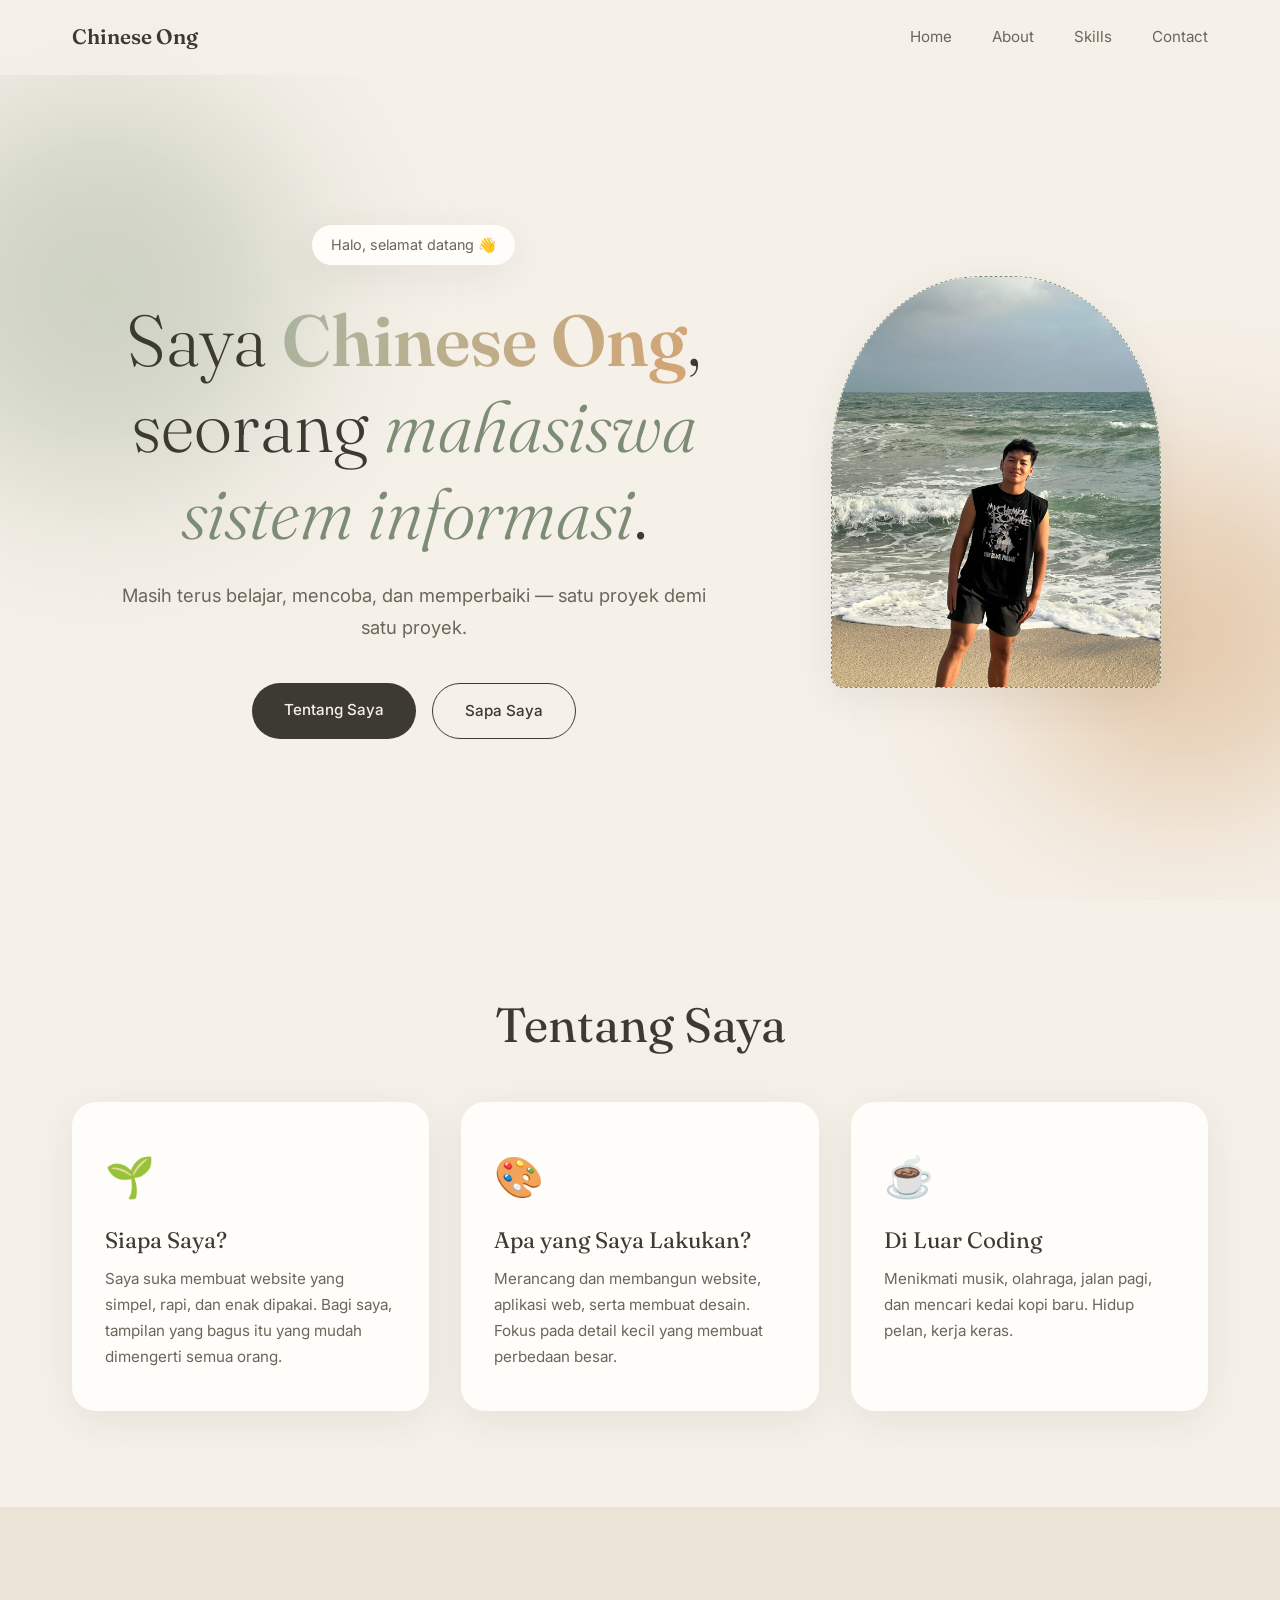
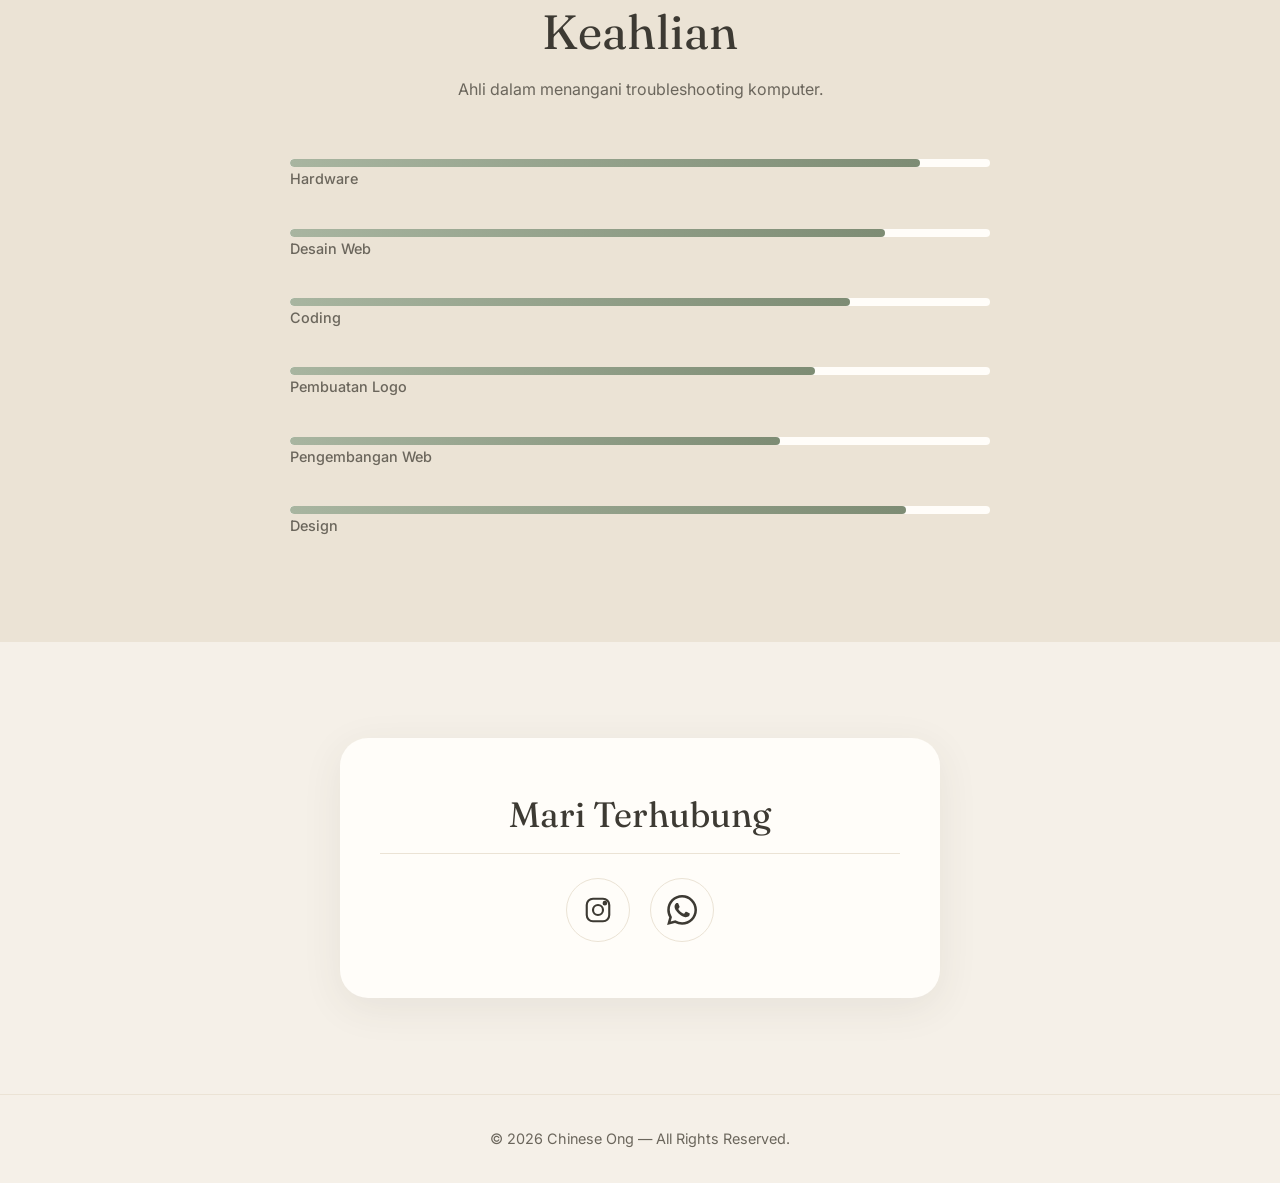
<file: index.html>
<!DOCTYPE html>
<html lang="id">
<head>
  <meta charset="UTF-8" />
  <meta name="viewport" content="width=device-width, initial-scale=1.0" />
  <title>Chinese Ong — Portfolio</title>
  <link rel="stylesheet" href="style.css" />
  <link rel="preconnect" href="https://fonts.googleapis.com">
  <link rel="preconnect" href="https://fonts.gstatic.com" crossorigin>
  <link href="https://fonts.googleapis.com/css2?family=Fraunces:ital,wght@0,300;0,400;0,600;1,400&family=Inter:wght@300;400;500;600&display=swap" rel="stylesheet">
</head>
<body>

  <!-- NAVBAR -->
  <nav class="navbar">
    <div class="nav-container">
      <a href="#home" class="logo">Chinese Ong</a>
      <ul class="nav-links">
        <li><a href="#home">Home</a></li>
        <li><a href="#about">About</a></li>
        <li><a href="#skills">Skills</a></li>
        <li><a href="#contact">Contact</a></li>
      </ul>
    </div>
  </nav>

  <!-- HERO -->
  <section id="home" class="hero">
    <div class="hero-layout">
      <div class="hero-content fade-in">
        <span class="greeting">Halo, selamat datang 👋</span>
        <h1 class="hero-title">
          Saya <span class="highlight">Chinese Ong</span>,<br />
          seorang <em>mahasiswa sistem informasi</em>.
        </h1>
        <p class="hero-desc">
          Masih terus belajar, mencoba, dan memperbaiki — satu proyek demi satu proyek.
        </p>
        <div class="hero-buttons">
          <a href="#about" class="btn btn-primary">Tentang Saya</a>
          <a href="#contact" class="btn btn-secondary">Sapa Saya</a>
        </div>
      </div>

      <div class="profile-photo-space fade-in">
        <img src="foto ong.jpeg" alt="Foto Chinese Ong" />
        <span>Tambahkan foto Anda</span>
      </div>
    </div>

    <!-- dekorasi -->
    <div class="blob blob-1"></div>
    <div class="blob blob-2"></div>
  </section>

  <!-- ABOUT -->
  <section id="about" class="section about">
    <div class="container">
      <h2 class="section-title">Tentang Saya</h2>
      <div class="about-grid">
        <div class="about-card fade-in">
          <div class="about-icon">🌱</div>
          <h3>Siapa Saya?</h3>
          <p>
            Saya suka membuat website yang simpel, rapi, dan enak dipakai.
            Bagi saya, tampilan yang bagus itu yang mudah dimengerti semua orang.
          </p>
        </div>
        <div class="about-card fade-in">
          <div class="about-icon">🎨</div>
          <h3>Apa yang Saya Lakukan?</h3>
          <p>
            Merancang dan membangun website, aplikasi web, serta membuat desain. 
            Fokus pada detail kecil yang membuat perbedaan besar.
          </p>
        </div>
        <div class="about-card fade-in">
          <div class="about-icon">☕</div>
          <h3>Di Luar Coding</h3>
          <p>
            Menikmati musik, olahraga, jalan pagi, dan mencari
            kedai kopi baru. Hidup pelan, kerja keras.
          </p>
        </div>
      </div>
    </div>
  </section>

  <!-- SKILLS -->
  <section id="skills" class="section skills">
    <div class="container">
      <h2 class="section-title">Keahlian</h2>
      <p class="section-sub">Ahli dalam menangani troubleshooting komputer.</p>

      <div class="skills-grid">
        <div class="skill-item fade-in">
          <div class="skill-bar"><span style="width: 90%"></span></div>
          <p>Hardware</p>
        </div>
        <div class="skill-item fade-in">
          <div class="skill-bar"><span style="width: 85%"></span></div>
          <p>Desain Web</p>
        </div>
        <div class="skill-item fade-in">
          <div class="skill-bar"><span style="width: 80%"></span></div>
          <p>Coding</p>
        </div>
        <div class="skill-item fade-in">
          <div class="skill-bar"><span style="width: 75%"></span></div>
          <p>Pembuatan Logo</p>
        </div>
        <div class="skill-item fade-in">
          <div class="skill-bar"><span style="width: 70%"></span></div>
          <p>Pengembangan Web</p>
        </div>
        <div class="skill-item fade-in">
          <div class="skill-bar"><span style="width: 88%"></span></div>
          <p>Design</p>
        </div>
      </div>
    </div>
  </section>

  <!-- CONTACT -->
  <section id="contact" class="section contact">
    <div class="container">
      <div class="contact-box fade-in">
        <h2>Mari Terhubung</h2>
        <div class="socials">
          <a href="https://www.instagram.com/cstle_.y?stkn=dGp2Nnl3MDZmcW9p" target="_blank" rel="noopener noreferrer" aria-label="Instagram">
            <svg viewBox="0 0 24 24" aria-hidden="true" focusable="false">
              <rect x="3" y="3" width="18" height="18" rx="5"></rect>
              <circle cx="12" cy="12" r="4"></circle>
              <circle cx="17.5" cy="6.5" r="1"></circle>
            </svg>
          </a>
          <a href="https://wa.me/qr/317QENX5S2CJI1" target="_blank" rel="noopener noreferrer" aria-label="WhatsApp">
            <svg viewBox="0 0 24 24" aria-hidden="true" focusable="false">
              <path d="M20.5 3.5A11.8 11.8 0 0 0 12.08 0C5.52 0 .18 5.34.18 11.9c0 2.1.55 4.15 1.6 5.96L.08 24l6.28-1.65a11.9 11.9 0 0 0 5.72 1.46h.01c6.56 0 11.9-5.34 11.9-11.9 0-3.18-1.24-6.17-3.49-8.41Zm-8.41 18.3h-.01a9.86 9.86 0 0 1-5.03-1.38l-.36-.21-3.73.98 1-3.64-.23-.37a9.87 9.87 0 0 1-1.51-5.28C2.22 6.45 6.64 2.03 12.08 2.03c2.64 0 5.12 1.03 6.99 2.9a9.82 9.82 0 0 1 2.89 7c0 5.44-4.43 9.87-9.87 9.87Zm5.42-7.39c-.3-.15-1.78-.88-2.05-.98-.28-.1-.47-.15-.67.15-.2.3-.77.98-.94 1.18-.17.2-.35.23-.65.08-.3-.15-1.25-.46-2.38-1.47-.88-.78-1.47-1.74-1.64-2.04-.17-.3-.02-.46.13-.61.13-.13.3-.35.45-.53.15-.18.2-.3.3-.5.1-.2.05-.38-.03-.53-.08-.15-.67-1.63-.92-2.23-.24-.58-.49-.5-.67-.51h-.57c-.2 0-.52.08-.79.38-.27.3-1.04 1.02-1.04 2.5s1.07 2.91 1.22 3.11c.15.2 2.1 3.2 5.09 4.49.71.31 1.27.49 1.7.63.72.23 1.38.2 1.9.12.58-.09 1.78-.73 2.03-1.43.25-.7.25-1.3.18-1.43-.08-.13-.28-.2-.58-.35Z"></path>
            </svg>
          </a>
        </div>
      </div>
    </div>
  </section>

  <!-- FOOTER -->
  <footer class="footer">
    <p>© 2026 Chinese Ong — All Rights Reserved.</p>
  </footer>

  <script src="script.js"></script>
</body>
</html>
</file>
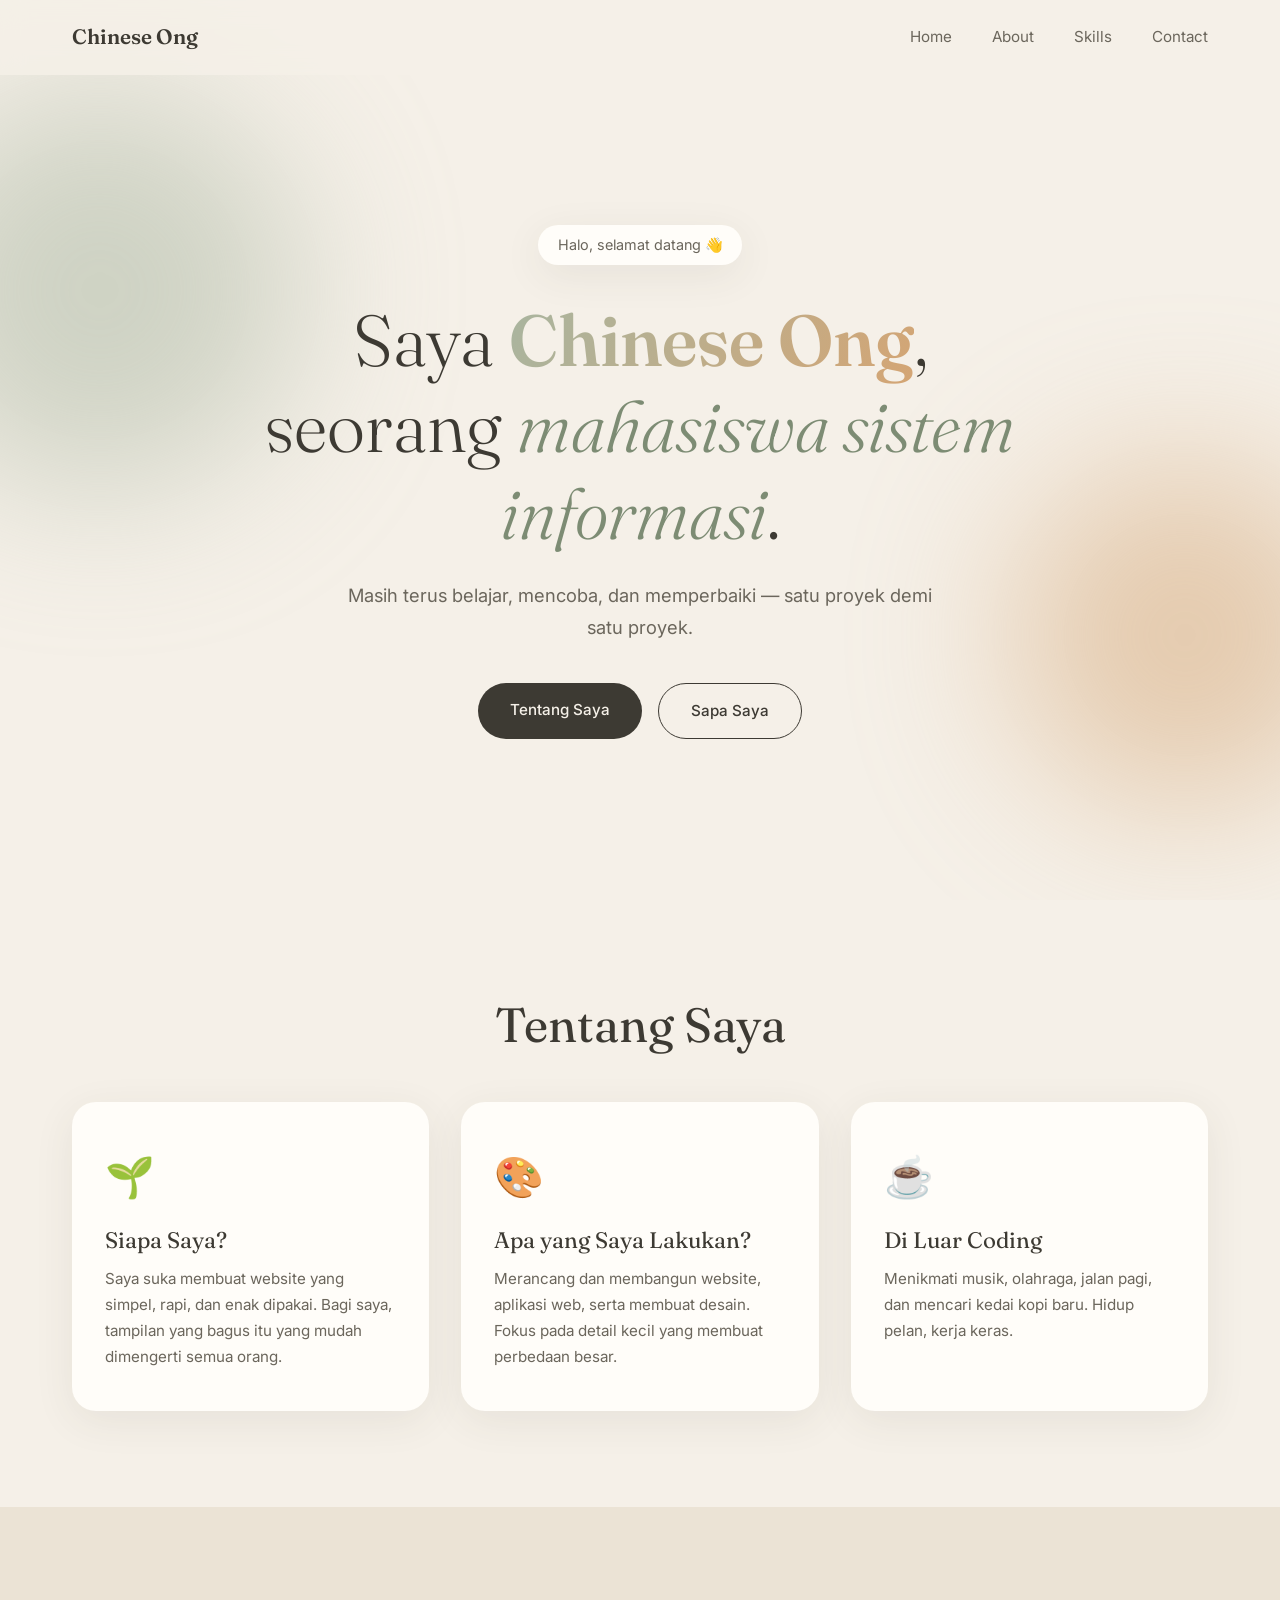
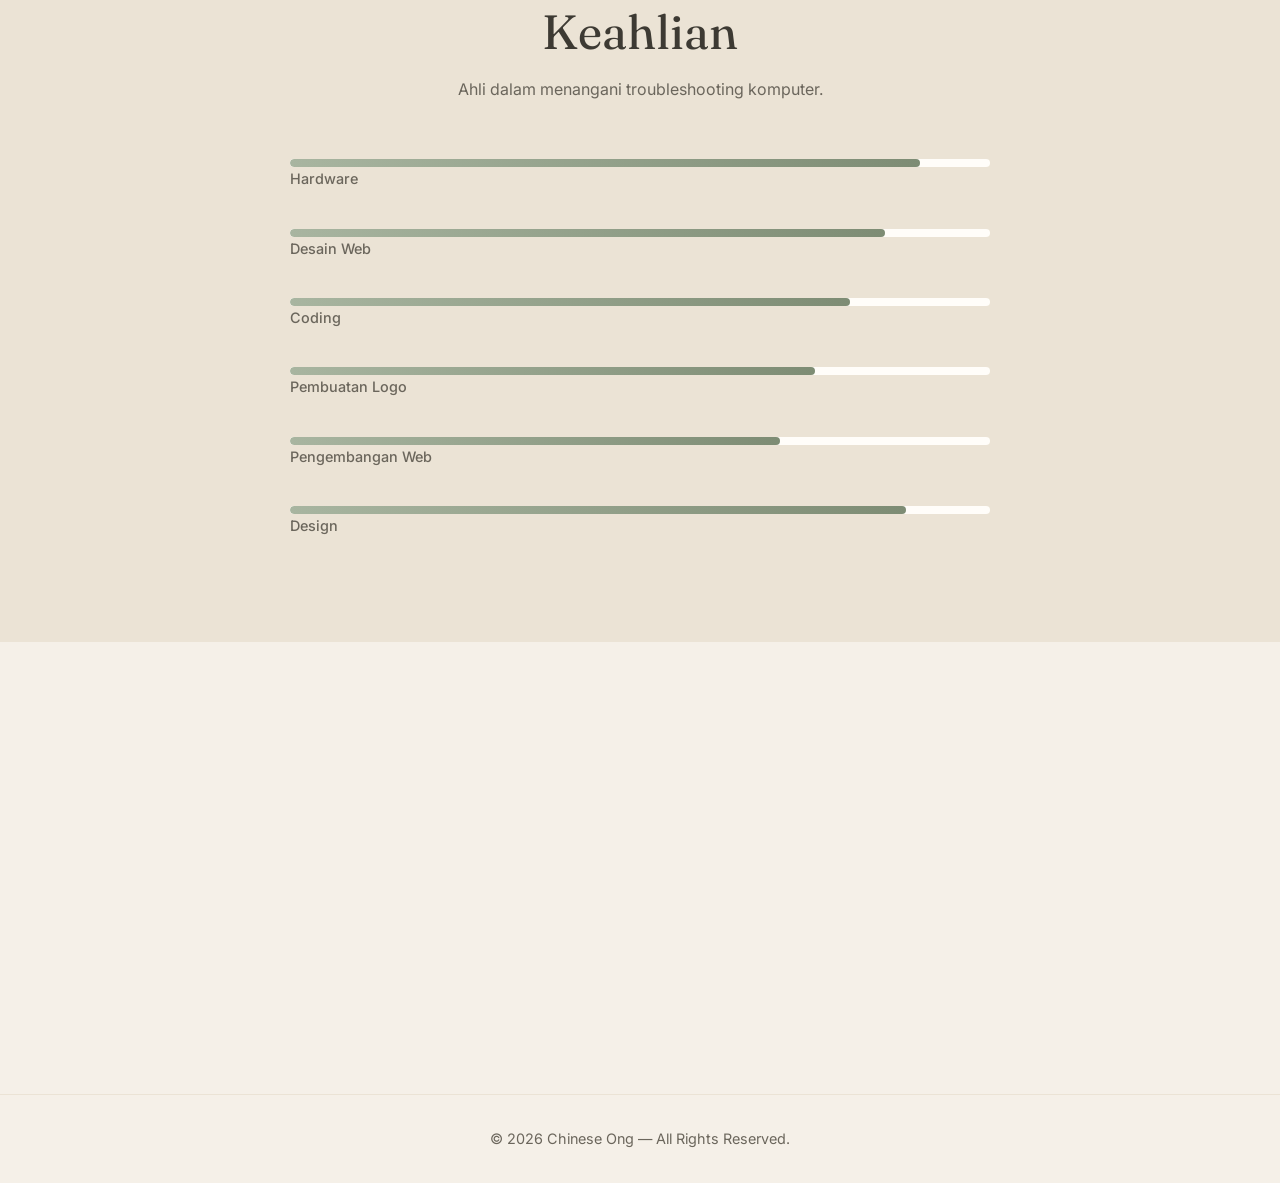
<file: website porto ong/index.html>
<!DOCTYPE html>
<html lang="id">
<head>
  <meta charset="UTF-8" />
  <meta name="viewport" content="width=device-width, initial-scale=1.0" />
  <title>Chinese Ong — Portfolio</title>
  <link rel="stylesheet" href="style.css" />
  <link rel="preconnect" href="https://fonts.googleapis.com">
  <link rel="preconnect" href="https://fonts.gstatic.com" crossorigin>
  <link href="https://fonts.googleapis.com/css2?family=Fraunces:ital,wght@0,300;0,400;0,600;1,400&family=Inter:wght@300;400;500;600&display=swap" rel="stylesheet">
</head>
<body>

  <!-- NAVBAR -->
  <nav class="navbar">
    <div class="nav-container">
      <a href="#home" class="logo">Chinese Ong</a>
      <ul class="nav-links">
        <li><a href="#home">Home</a></li>
        <li><a href="#about">About</a></li>
        <li><a href="#skills">Skills</a></li>
        <li><a href="#contact">Contact</a></li>
      </ul>
    </div>
  </nav>

  <!-- HERO -->
  <section id="home" class="hero">
    <div class="hero-content fade-in">
      <span class="greeting">Halo, selamat datang 👋</span>
      <h1 class="hero-title">
        Saya <span class="highlight">Chinese Ong</span>,<br />
        seorang <em>mahasiswa sistem informasi</em>.
      </h1>
      <p class="hero-desc">
        Masih terus belajar, mencoba, dan memperbaiki — satu proyek demi satu proyek.
      </p>
      <div class="hero-buttons">
        <a href="#about" class="btn btn-primary">Tentang Saya</a>
        <a href="#contact" class="btn btn-secondary">Sapa Saya</a>
      </div>
    </div>

    <!-- dekorasi -->
    <div class="blob blob-1"></div>
    <div class="blob blob-2"></div>
  </section>

  <!-- ABOUT -->
  <section id="about" class="section about">
    <div class="container">
      <h2 class="section-title">Tentang Saya</h2>
      <div class="about-grid">
        <div class="about-card fade-in">
          <div class="about-icon">🌱</div>
          <h3>Siapa Saya?</h3>
          <p>
            Saya suka membuat website yang simpel, rapi, dan enak dipakai.
            Bagi saya, tampilan yang bagus itu yang mudah dimengerti semua orang.
          </p>
        </div>
        <div class="about-card fade-in">
          <div class="about-icon">🎨</div>
          <h3>Apa yang Saya Lakukan?</h3>
          <p>
            Merancang dan membangun website, aplikasi web, serta membuat desain. 
            Fokus pada detail kecil yang membuat perbedaan besar.
          </p>
        </div>
        <div class="about-card fade-in">
          <div class="about-icon">☕</div>
          <h3>Di Luar Coding</h3>
          <p>
            Menikmati musik, olahraga, jalan pagi, dan mencari
            kedai kopi baru. Hidup pelan, kerja keras.
          </p>
        </div>
      </div>
    </div>
  </section>

  <!-- SKILLS -->
  <section id="skills" class="section skills">
    <div class="container">
      <h2 class="section-title">Keahlian</h2>
      <p class="section-sub">Ahli dalam menangani troubleshooting komputer.</p>

      <div class="skills-grid">
        <div class="skill-item fade-in">
          <div class="skill-bar"><span style="width: 90%"></span></div>
          <p>Hardware</p>
        </div>
        <div class="skill-item fade-in">
          <div class="skill-bar"><span style="width: 85%"></span></div>
          <p>Desain Web</p>
        </div>
        <div class="skill-item fade-in">
          <div class="skill-bar"><span style="width: 80%"></span></div>
          <p>Coding</p>
        </div>
        <div class="skill-item fade-in">
          <div class="skill-bar"><span style="width: 75%"></span></div>
          <p>Pembuatan Logo</p>
        </div>
        <div class="skill-item fade-in">
          <div class="skill-bar"><span style="width: 70%"></span></div>
          <p>Pengembangan Web</p>
        </div>
        <div class="skill-item fade-in">
          <div class="skill-bar"><span style="width: 88%"></span></div>
          <p>Design</p>
        </div>
      </div>
    </div>
  </section>

  <!-- CONTACT -->
  <section id="contact" class="section contact">
    <div class="container">
      <div class="contact-box fade-in">
        <h2>Mari Terhubung</h2>
        <div class="socials">
          <a href="https://www.instagram.com/cstle_.y?stkn=dGp2Nnl3MDZmcW9p" target="_blank" rel="noopener noreferrer" aria-label="Instagram">
            <svg viewBox="0 0 24 24" aria-hidden="true" focusable="false">
              <rect x="3" y="3" width="18" height="18" rx="5"></rect>
              <circle cx="12" cy="12" r="4"></circle>
              <circle cx="17.5" cy="6.5" r="1"></circle>
            </svg>
          </a>
          <a href="https://wa.me/qr/317QENX5S2CJI1" target="_blank" rel="noopener noreferrer" aria-label="WhatsApp">
            <svg viewBox="0 0 24 24" aria-hidden="true" focusable="false">
              <path d="M20.5 3.5A11.8 11.8 0 0 0 12.08 0C5.52 0 .18 5.34.18 11.9c0 2.1.55 4.15 1.6 5.96L.08 24l6.28-1.65a11.9 11.9 0 0 0 5.72 1.46h.01c6.56 0 11.9-5.34 11.9-11.9 0-3.18-1.24-6.17-3.49-8.41Zm-8.41 18.3h-.01a9.86 9.86 0 0 1-5.03-1.38l-.36-.21-3.73.98 1-3.64-.23-.37a9.87 9.87 0 0 1-1.51-5.28C2.22 6.45 6.64 2.03 12.08 2.03c2.64 0 5.12 1.03 6.99 2.9a9.82 9.82 0 0 1 2.89 7c0 5.44-4.43 9.87-9.87 9.87Zm5.42-7.39c-.3-.15-1.78-.88-2.05-.98-.28-.1-.47-.15-.67.15-.2.3-.77.98-.94 1.18-.17.2-.35.23-.65.08-.3-.15-1.25-.46-2.38-1.47-.88-.78-1.47-1.74-1.64-2.04-.17-.3-.02-.46.13-.61.13-.13.3-.35.45-.53.15-.18.2-.3.3-.5.1-.2.05-.38-.03-.53-.08-.15-.67-1.63-.92-2.23-.24-.58-.49-.5-.67-.51h-.57c-.2 0-.52.08-.79.38-.27.3-1.04 1.02-1.04 2.5s1.07 2.91 1.22 3.11c.15.2 2.1 3.2 5.09 4.49.71.31 1.27.49 1.7.63.72.23 1.38.2 1.9.12.58-.09 1.78-.73 2.03-1.43.25-.7.25-1.3.18-1.43-.08-.13-.28-.2-.58-.35Z"></path>
            </svg>
          </a>
        </div>
      </div>
    </div>
  </section>

  <!-- FOOTER -->
  <footer class="footer">
    <p>© 2026 Chinese Ong — All Rights Reserved.</p>
  </footer>

  <script src="script.js"></script>
</body>
</html>
</file>
<file: style.css>
/* ===== RESET & BASE ===== */
* {
  margin: 0;
  padding: 0;
  box-sizing: border-box;
}

:root {
  --cream: #f5f0e8;
  --cream-dark: #ebe3d5;
  --sage: #a8b5a0;
  --sage-dark: #7d8c74;
  --terracotta: #d4a574;
  --lavender: #b8a5c9;
  --rose: #e8b4b8;
  --text: #3d3a33;
  --text-soft: #6b665c;
  --white: #fffdf9;
  --shadow: 0 10px 40px rgba(61, 58, 51, 0.08);
  --shadow-hover: 0 20px 60px rgba(61, 58, 51, 0.15);
}

html {
  scroll-behavior: smooth;
}

body {
  font-family: 'Inter', sans-serif;
  background: var(--cream);
  color: var(--text);
  line-height: 1.7;
  overflow-x: hidden;
}

h1, h2, h3 {
  font-family: 'Fraunces', serif;
  font-weight: 400;
  line-height: 1.2;
  color: var(--text);
}

a {
  text-decoration: none;
  color: inherit;
}

.container {
  max-width: 1200px;
  margin: 0 auto;
  padding: 0 2rem;
}

/* ===== NAVBAR ===== */
.navbar {
  position: fixed;
  top: 0;
  left: 0;
  width: 100%;
  padding: 1.2rem 0;
  background: rgba(245, 240, 232, 0.85);
  backdrop-filter: blur(12px);
  -webkit-backdrop-filter: blur(12px);
  z-index: 100;
  transition: all 0.4s ease;
  border-bottom: 1px solid transparent;
}

.navbar.scrolled {
  padding: 0.8rem 0;
  border-bottom-color: var(--cream-dark);
}

.nav-container {
  max-width: 1200px;
  margin: 0 auto;
  padding: 0 2rem;
  display: flex;
  justify-content: space-between;
  align-items: center;
}

.logo {
  font-family: 'Fraunces', serif;
  font-size: 1.3rem;
  font-weight: 600;
  color: var(--text);
  transition: transform 0.3s ease;
}

.logo:hover {
  transform: translateY(-2px);
}

.nav-links {
  display: flex;
  list-style: none;
  gap: 2.5rem;
}

.nav-links a {
  font-size: 0.95rem;
  color: var(--text-soft);
  position: relative;
  transition: color 0.3s ease;
}

.nav-links a::after {
  content: '';
  position: absolute;
  bottom: -4px;
  left: 0;
  width: 0;
  height: 2px;
  background: var(--sage-dark);
  transition: width 0.3s ease;
}

.nav-links a:hover {
  color: var(--text);
}

.nav-links a:hover::after {
  width: 100%;
}

/* ===== HERO ===== */
.hero {
  min-height: 100vh;
  display: flex;
  align-items: center;
  justify-content: center;
  padding: 8rem 2rem 4rem;
  position: relative;
  overflow: hidden;
}

.hero-content {
  max-width: 900px;
  text-align: center;
  position: relative;
  z-index: 2;
}

.hero-layout {
  width: min(1100px, 100%);
  display: grid;
  grid-template-columns: minmax(0, 1.25fr) minmax(260px, 0.75fr);
  align-items: center;
  gap: 4rem;
  position: relative;
  z-index: 2;
}

.profile-photo-space {
  aspect-ratio: 4 / 5;
  max-width: 330px;
  width: 100%;
  justify-self: center;
  display: grid;
  place-items: center;
  position: relative;
  overflow: hidden;
  border: 1px dashed var(--sage-dark);
  border-radius: 45% 45% 12px 12px;
  background: rgba(255, 253, 249, 0.55);
  box-shadow: var(--shadow);
}

.profile-photo-space::before {
  content: '';
  position: absolute;
  inset: 12px;
  border: 1px solid rgba(125, 140, 116, 0.35);
  border-radius: 40% 40% 8px 8px;
}

.profile-photo-space img {
  width: 100%;
  height: 100%;
  object-fit: cover;
  position: relative;
  z-index: 1;
}

.profile-photo-space span {
  position: absolute;
  z-index: 0;
  color: var(--text-soft);
  font-size: 0.9rem;
}

.profile-photo-space img[src='foto-saya.jpg'] {
  color: transparent;
}

.greeting {
  display: inline-block;
  padding: 0.5rem 1.2rem;
  background: var(--white);
  border-radius: 50px;
  font-size: 0.9rem;
  color: var(--text-soft);
  margin-bottom: 2rem;
  box-shadow: var(--shadow);
}

.hero-title {
  font-size: clamp(2.5rem, 6vw, 4.5rem);
  margin-bottom: 1.5rem;
  font-weight: 300;
}

.hero-title em {
  font-style: italic;
  color: var(--sage-dark);
}

.highlight {
  background: linear-gradient(120deg, var(--sage) 0%, var(--terracotta) 100%);
  -webkit-background-clip: text;
  background-clip: text;
  -webkit-text-fill-color: transparent;
  font-weight: 600;
}

.hero-desc {
  font-size: 1.15rem;
  color: var(--text-soft);
  max-width: 600px;
  margin: 0 auto 2.5rem;
}

.hero-buttons {
  display: flex;
  gap: 1rem;
  justify-content: center;
  flex-wrap: wrap;
}

.btn {
  padding: 0.9rem 2rem;
  border-radius: 50px;
  font-size: 0.95rem;
  font-weight: 500;
  cursor: pointer;
  border: none;
  transition: all 0.3s ease;
  display: inline-block;
}

.btn-primary {
  background: var(--text);
  color: var(--cream);
}

.btn-primary:hover {
  background: var(--sage-dark);
  transform: translateY(-3px);
  box-shadow: var(--shadow-hover);
}

.btn-secondary {
  background: transparent;
  color: var(--text);
  border: 1.5px solid var(--text);
}

.btn-secondary:hover {
  background: var(--text);
  color: var(--cream);
  transform: translateY(-3px);
}

/* Blob dekorasi */
.blob {
  position: absolute;
  border-radius: 50%;
  filter: blur(80px);
  opacity: 0.5;
  z-index: 1;
  animation: float 8s ease-in-out infinite;
}

.blob-1 {
  width: 400px;
  height: 400px;
  background: var(--sage);
  top: 10%;
  left: -100px;
}

.blob-2 {
  width: 350px;
  height: 350px;
  background: var(--terracotta);
  bottom: 10%;
  right: -80px;
  animation-delay: 2s;
}

@keyframes float {
  0%, 100% { transform: translate(0, 0) scale(1); }
  50% { transform: translate(30px, -30px) scale(1.05); }
}

/* ===== SECTIONS ===== */
.section {
  padding: 6rem 0;
  position: relative;
}

.section-title {
  font-size: clamp(2rem, 4vw, 3rem);
  text-align: center;
  margin-bottom: 1rem;
  font-weight: 400;
}

.section-sub {
  text-align: center;
  color: var(--text-soft);
  max-width: 600px;
  margin: 0 auto 3.5rem;
}

/* ===== ABOUT ===== */
.about-grid {
  display: grid;
  grid-template-columns: repeat(auto-fit, minmax(260px, 1fr));
  gap: 2rem;
  margin-top: 3rem;
}

.about-card {
  background: var(--white);
  padding: 2.5rem 2rem;
  border-radius: 24px;
  box-shadow: var(--shadow);
  transition: all 0.4s ease;
  border: 1px solid transparent;
}

.about-card:hover {
  transform: translateY(-8px);
  box-shadow: var(--shadow-hover);
  border-color: var(--cream-dark);
}

.about-icon {
  font-size: 2.5rem;
  margin-bottom: 1rem;
}

.about-card h3 {
  font-size: 1.4rem;
  margin-bottom: 0.8rem;
}

.about-card p {
  color: var(--text-soft);
  font-size: 0.95rem;
}

/* ===== SKILLS ===== */
.skills {
  background: var(--cream-dark);
}

.skills-grid {
  max-width: 700px;
  margin: 0 auto;
  display: grid;
  gap: 1.8rem;
}

.skill-item p {
  font-size: 0.9rem;
  color: var(--text-soft);
  margin-bottom: 0.5rem;
  font-weight: 500;
}

.skill-bar {
  width: 100%;
  height: 8px;
  background: var(--white);
  border-radius: 50px;
  overflow: hidden;
}

.skill-bar span {
  display: block;
  height: 100%;
  background: linear-gradient(90deg, var(--sage) 0%, var(--sage-dark) 100%);
  border-radius: 50px;
  width: 0;
  transition: width 1.5s cubic-bezier(0.25, 0.46, 0.45, 0.94);
}

/* ===== PROJECTS ===== */
.projects-grid {
  display: grid;
  grid-template-columns: repeat(auto-fit, minmax(280px, 1fr));
  gap: 2rem;
  margin-top: 2rem;
}

.project-card {
  background: var(--white);
  border-radius: 24px;
  overflow: hidden;
  box-shadow: var(--shadow);
  transition: all 0.4s ease;
  cursor: pointer;
}

.project-card:hover {
  transform: translateY(-10px);
  box-shadow: var(--shadow-hover);
}

.project-visual {
  height: 180px;
  background: linear-gradient(135deg, var(--accent, var(--sage)) 0%, var(--cream-dark) 100%);
  display: flex;
  align-items: center;
  justify-content: center;
  transition: transform 0.6s ease;
}

.project-card:hover .project-visual {
  transform: scale(1.05);
}

.project-emoji {
  font-size: 4rem;
  filter: drop-shadow(0 4px 12px rgba(0,0,0,0.1));
}

.project-info {
  padding: 1.8rem;
}

.project-tag {
  display: inline-block;
  font-size: 0.75rem;
  color: var(--sage-dark);
  background: var(--cream);
  padding: 0.3rem 0.8rem;
  border-radius: 50px;
  margin-bottom: 0.8rem;
  font-weight: 500;
}

.project-info h3 {
  font-size: 1.3rem;
  margin-bottom: 0.5rem;
}

.project-info p {
  color: var(--text-soft);
  font-size: 0.9rem;
  margin-bottom: 1rem;
}

.project-link {
  color: var(--text);
  font-weight: 500;
  font-size: 0.9rem;
  transition: all 0.3s ease;
}

.project-link:hover {
  color: var(--sage-dark);
  letter-spacing: 0.5px;
}

/* ===== CONTACT ===== */
.contact-box {
  max-width: 600px;
  margin: 0 auto;
  background: var(--white);
  padding: 3.5rem 2.5rem;
  border-radius: 28px;
  box-shadow: var(--shadow);
  text-align: center;
}

.contact-box h2 {
  font-size: 2.2rem;
  margin-bottom: 1rem;
}

.contact-box > p {
  color: var(--text-soft);
  margin-bottom: 2rem;
}

.contact-form {
  display: flex;
  flex-direction: column;
  gap: 1rem;
  margin-bottom: 2rem;
}

.contact-form input,
.contact-form textarea {
  padding: 1rem 1.2rem;
  border: 1.5px solid var(--cream-dark);
  border-radius: 14px;
  font-family: inherit;
  font-size: 0.95rem;
  background: var(--cream);
  color: var(--text);
  transition: all 0.3s ease;
  resize: vertical;
}

.contact-form input:focus,
.contact-form textarea:focus {
  outline: none;
  border-color: var(--sage-dark);
  background: var(--white);
  box-shadow: 0 0 0 4px rgba(168, 181, 160, 0.15);
}

.socials {
  display: flex;
  justify-content: center;
  gap: 1.25rem;
  flex-wrap: wrap;
  padding-top: 1.5rem;
  border-top: 1px solid var(--cream-dark);
}

.socials a {
  width: 64px;
  height: 64px;
  display: inline-flex;
  align-items: center;
  justify-content: center;
  color: var(--text);
  border: 1px solid var(--cream-dark);
  border-radius: 50%;
  transition: color 0.3s ease, background 0.3s ease, transform 0.3s ease;
}

.socials a:hover {
  color: var(--white);
  background: var(--sage-dark);
  transform: translateY(-4px);
}

.socials svg {
  width: 30px;
  height: 30px;
  fill: none;
  stroke: currentColor;
  stroke-width: 1.7;
  stroke-linecap: round;
  stroke-linejoin: round;
}

.socials a:last-child svg {
  fill: currentColor;
  stroke: none;
}

/* ===== FOOTER ===== */
.footer {
  text-align: center;
  padding: 2rem;
  color: var(--text-soft);
  font-size: 0.9rem;
  border-top: 1px solid var(--cream-dark);
}

/* ===== ANIMATIONS ===== */
.fade-in {
  opacity: 0;
  transform: translateY(30px);
  transition: opacity 0.8s ease, transform 0.8s ease;
}

.fade-in.visible {
  opacity: 1;
  transform: translateY(0);
}

/* ===== RESPONSIVE ===== */
@media (max-width: 768px) {
  .nav-links {
    display: none;
  }

  .hero {
    padding: 6rem 1.5rem 3rem;
  }

  .section {
    padding: 4rem 0;
  }

  .contact-box {
    padding: 2.5rem 1.5rem;
  }

  .blob-1, .blob-2 {
    width: 250px;
    height: 250px;
  }
}

@media (max-width: 760px) {
  .hero-layout {
    grid-template-columns: 1fr;
    gap: 2.5rem;
  }

  .hero-content {
    order: 1;
  }

  .profile-photo-space {
    order: 2;
    max-width: 260px;
  }
}
</file>
<file: website porto ong/style.css>
/* ===== RESET & BASE ===== */
* {
  margin: 0;
  padding: 0;
  box-sizing: border-box;
}

:root {
  --cream: #f5f0e8;
  --cream-dark: #ebe3d5;
  --sage: #a8b5a0;
  --sage-dark: #7d8c74;
  --terracotta: #d4a574;
  --lavender: #b8a5c9;
  --rose: #e8b4b8;
  --text: #3d3a33;
  --text-soft: #6b665c;
  --white: #fffdf9;
  --shadow: 0 10px 40px rgba(61, 58, 51, 0.08);
  --shadow-hover: 0 20px 60px rgba(61, 58, 51, 0.15);
}

html {
  scroll-behavior: smooth;
}

body {
  font-family: 'Inter', sans-serif;
  background: var(--cream);
  color: var(--text);
  line-height: 1.7;
  overflow-x: hidden;
}

h1, h2, h3 {
  font-family: 'Fraunces', serif;
  font-weight: 400;
  line-height: 1.2;
  color: var(--text);
}

a {
  text-decoration: none;
  color: inherit;
}

.container {
  max-width: 1200px;
  margin: 0 auto;
  padding: 0 2rem;
}

/* ===== NAVBAR ===== */
.navbar {
  position: fixed;
  top: 0;
  left: 0;
  width: 100%;
  padding: 1.2rem 0;
  background: rgba(245, 240, 232, 0.85);
  backdrop-filter: blur(12px);
  -webkit-backdrop-filter: blur(12px);
  z-index: 100;
  transition: all 0.4s ease;
  border-bottom: 1px solid transparent;
}

.navbar.scrolled {
  padding: 0.8rem 0;
  border-bottom-color: var(--cream-dark);
}

.nav-container {
  max-width: 1200px;
  margin: 0 auto;
  padding: 0 2rem;
  display: flex;
  justify-content: space-between;
  align-items: center;
}

.logo {
  font-family: 'Fraunces', serif;
  font-size: 1.3rem;
  font-weight: 600;
  color: var(--text);
  transition: transform 0.3s ease;
}

.logo:hover {
  transform: translateY(-2px);
}

.nav-links {
  display: flex;
  list-style: none;
  gap: 2.5rem;
}

.nav-links a {
  font-size: 0.95rem;
  color: var(--text-soft);
  position: relative;
  transition: color 0.3s ease;
}

.nav-links a::after {
  content: '';
  position: absolute;
  bottom: -4px;
  left: 0;
  width: 0;
  height: 2px;
  background: var(--sage-dark);
  transition: width 0.3s ease;
}

.nav-links a:hover {
  color: var(--text);
}

.nav-links a:hover::after {
  width: 100%;
}

/* ===== HERO ===== */
.hero {
  min-height: 100vh;
  display: flex;
  align-items: center;
  justify-content: center;
  padding: 8rem 2rem 4rem;
  position: relative;
  overflow: hidden;
}

.hero-content {
  max-width: 900px;
  text-align: center;
  position: relative;
  z-index: 2;
}

.greeting {
  display: inline-block;
  padding: 0.5rem 1.2rem;
  background: var(--white);
  border-radius: 50px;
  font-size: 0.9rem;
  color: var(--text-soft);
  margin-bottom: 2rem;
  box-shadow: var(--shadow);
}

.hero-title {
  font-size: clamp(2.5rem, 6vw, 4.5rem);
  margin-bottom: 1.5rem;
  font-weight: 300;
}

.hero-title em {
  font-style: italic;
  color: var(--sage-dark);
}

.highlight {
  background: linear-gradient(120deg, var(--sage) 0%, var(--terracotta) 100%);
  -webkit-background-clip: text;
  background-clip: text;
  -webkit-text-fill-color: transparent;
  font-weight: 600;
}

.hero-desc {
  font-size: 1.15rem;
  color: var(--text-soft);
  max-width: 600px;
  margin: 0 auto 2.5rem;
}

.hero-buttons {
  display: flex;
  gap: 1rem;
  justify-content: center;
  flex-wrap: wrap;
}

.btn {
  padding: 0.9rem 2rem;
  border-radius: 50px;
  font-size: 0.95rem;
  font-weight: 500;
  cursor: pointer;
  border: none;
  transition: all 0.3s ease;
  display: inline-block;
}

.btn-primary {
  background: var(--text);
  color: var(--cream);
}

.btn-primary:hover {
  background: var(--sage-dark);
  transform: translateY(-3px);
  box-shadow: var(--shadow-hover);
}

.btn-secondary {
  background: transparent;
  color: var(--text);
  border: 1.5px solid var(--text);
}

.btn-secondary:hover {
  background: var(--text);
  color: var(--cream);
  transform: translateY(-3px);
}

/* Blob dekorasi */
.blob {
  position: absolute;
  border-radius: 50%;
  filter: blur(80px);
  opacity: 0.5;
  z-index: 1;
  animation: float 8s ease-in-out infinite;
}

.blob-1 {
  width: 400px;
  height: 400px;
  background: var(--sage);
  top: 10%;
  left: -100px;
}

.blob-2 {
  width: 350px;
  height: 350px;
  background: var(--terracotta);
  bottom: 10%;
  right: -80px;
  animation-delay: 2s;
}

@keyframes float {
  0%, 100% { transform: translate(0, 0) scale(1); }
  50% { transform: translate(30px, -30px) scale(1.05); }
}

/* ===== SECTIONS ===== */
.section {
  padding: 6rem 0;
  position: relative;
}

.section-title {
  font-size: clamp(2rem, 4vw, 3rem);
  text-align: center;
  margin-bottom: 1rem;
  font-weight: 400;
}

.section-sub {
  text-align: center;
  color: var(--text-soft);
  max-width: 600px;
  margin: 0 auto 3.5rem;
}

/* ===== ABOUT ===== */
.about-grid {
  display: grid;
  grid-template-columns: repeat(auto-fit, minmax(260px, 1fr));
  gap: 2rem;
  margin-top: 3rem;
}

.about-card {
  background: var(--white);
  padding: 2.5rem 2rem;
  border-radius: 24px;
  box-shadow: var(--shadow);
  transition: all 0.4s ease;
  border: 1px solid transparent;
}

.about-card:hover {
  transform: translateY(-8px);
  box-shadow: var(--shadow-hover);
  border-color: var(--cream-dark);
}

.about-icon {
  font-size: 2.5rem;
  margin-bottom: 1rem;
}

.about-card h3 {
  font-size: 1.4rem;
  margin-bottom: 0.8rem;
}

.about-card p {
  color: var(--text-soft);
  font-size: 0.95rem;
}

/* ===== SKILLS ===== */
.skills {
  background: var(--cream-dark);
}

.skills-grid {
  max-width: 700px;
  margin: 0 auto;
  display: grid;
  gap: 1.8rem;
}

.skill-item p {
  font-size: 0.9rem;
  color: var(--text-soft);
  margin-bottom: 0.5rem;
  font-weight: 500;
}

.skill-bar {
  width: 100%;
  height: 8px;
  background: var(--white);
  border-radius: 50px;
  overflow: hidden;
}

.skill-bar span {
  display: block;
  height: 100%;
  background: linear-gradient(90deg, var(--sage) 0%, var(--sage-dark) 100%);
  border-radius: 50px;
  width: 0;
  transition: width 1.5s cubic-bezier(0.25, 0.46, 0.45, 0.94);
}

/* ===== PROJECTS ===== */
.projects-grid {
  display: grid;
  grid-template-columns: repeat(auto-fit, minmax(280px, 1fr));
  gap: 2rem;
  margin-top: 2rem;
}

.project-card {
  background: var(--white);
  border-radius: 24px;
  overflow: hidden;
  box-shadow: var(--shadow);
  transition: all 0.4s ease;
  cursor: pointer;
}

.project-card:hover {
  transform: translateY(-10px);
  box-shadow: var(--shadow-hover);
}

.project-visual {
  height: 180px;
  background: linear-gradient(135deg, var(--accent, var(--sage)) 0%, var(--cream-dark) 100%);
  display: flex;
  align-items: center;
  justify-content: center;
  transition: transform 0.6s ease;
}

.project-card:hover .project-visual {
  transform: scale(1.05);
}

.project-emoji {
  font-size: 4rem;
  filter: drop-shadow(0 4px 12px rgba(0,0,0,0.1));
}

.project-info {
  padding: 1.8rem;
}

.project-tag {
  display: inline-block;
  font-size: 0.75rem;
  color: var(--sage-dark);
  background: var(--cream);
  padding: 0.3rem 0.8rem;
  border-radius: 50px;
  margin-bottom: 0.8rem;
  font-weight: 500;
}

.project-info h3 {
  font-size: 1.3rem;
  margin-bottom: 0.5rem;
}

.project-info p {
  color: var(--text-soft);
  font-size: 0.9rem;
  margin-bottom: 1rem;
}

.project-link {
  color: var(--text);
  font-weight: 500;
  font-size: 0.9rem;
  transition: all 0.3s ease;
}

.project-link:hover {
  color: var(--sage-dark);
  letter-spacing: 0.5px;
}

/* ===== CONTACT ===== */
.contact-box {
  max-width: 600px;
  margin: 0 auto;
  background: var(--white);
  padding: 3.5rem 2.5rem;
  border-radius: 28px;
  box-shadow: var(--shadow);
  text-align: center;
}

.contact-box h2 {
  font-size: 2.2rem;
  margin-bottom: 1rem;
}

.contact-box > p {
  color: var(--text-soft);
  margin-bottom: 2rem;
}

.contact-form {
  display: flex;
  flex-direction: column;
  gap: 1rem;
  margin-bottom: 2rem;
}

.contact-form input,
.contact-form textarea {
  padding: 1rem 1.2rem;
  border: 1.5px solid var(--cream-dark);
  border-radius: 14px;
  font-family: inherit;
  font-size: 0.95rem;
  background: var(--cream);
  color: var(--text);
  transition: all 0.3s ease;
  resize: vertical;
}

.contact-form input:focus,
.contact-form textarea:focus {
  outline: none;
  border-color: var(--sage-dark);
  background: var(--white);
  box-shadow: 0 0 0 4px rgba(168, 181, 160, 0.15);
}

.socials {
  display: flex;
  justify-content: center;
  gap: 1.25rem;
  flex-wrap: wrap;
  padding-top: 1.5rem;
  border-top: 1px solid var(--cream-dark);
}

.socials a {
  width: 64px;
  height: 64px;
  display: inline-flex;
  align-items: center;
  justify-content: center;
  color: var(--text);
  border: 1px solid var(--cream-dark);
  border-radius: 50%;
  transition: color 0.3s ease, background 0.3s ease, transform 0.3s ease;
}

.socials a:hover {
  color: var(--white);
  background: var(--sage-dark);
  transform: translateY(-4px);
}

.socials svg {
  width: 30px;
  height: 30px;
  fill: none;
  stroke: currentColor;
  stroke-width: 1.7;
  stroke-linecap: round;
  stroke-linejoin: round;
}

.socials a:last-child svg {
  fill: currentColor;
  stroke: none;
}

/* ===== FOOTER ===== */
.footer {
  text-align: center;
  padding: 2rem;
  color: var(--text-soft);
  font-size: 0.9rem;
  border-top: 1px solid var(--cream-dark);
}

/* ===== ANIMATIONS ===== */
.fade-in {
  opacity: 0;
  transform: translateY(30px);
  transition: opacity 0.8s ease, transform 0.8s ease;
}

.fade-in.visible {
  opacity: 1;
  transform: translateY(0);
}

/* ===== RESPONSIVE ===== */
@media (max-width: 768px) {
  .nav-links {
    display: none;
  }

  .hero {
    padding: 6rem 1.5rem 3rem;
  }

  .section {
    padding: 4rem 0;
  }

  .contact-box {
    padding: 2.5rem 1.5rem;
  }

  .blob-1, .blob-2 {
    width: 250px;
    height: 250px;
  }
}
</file>
